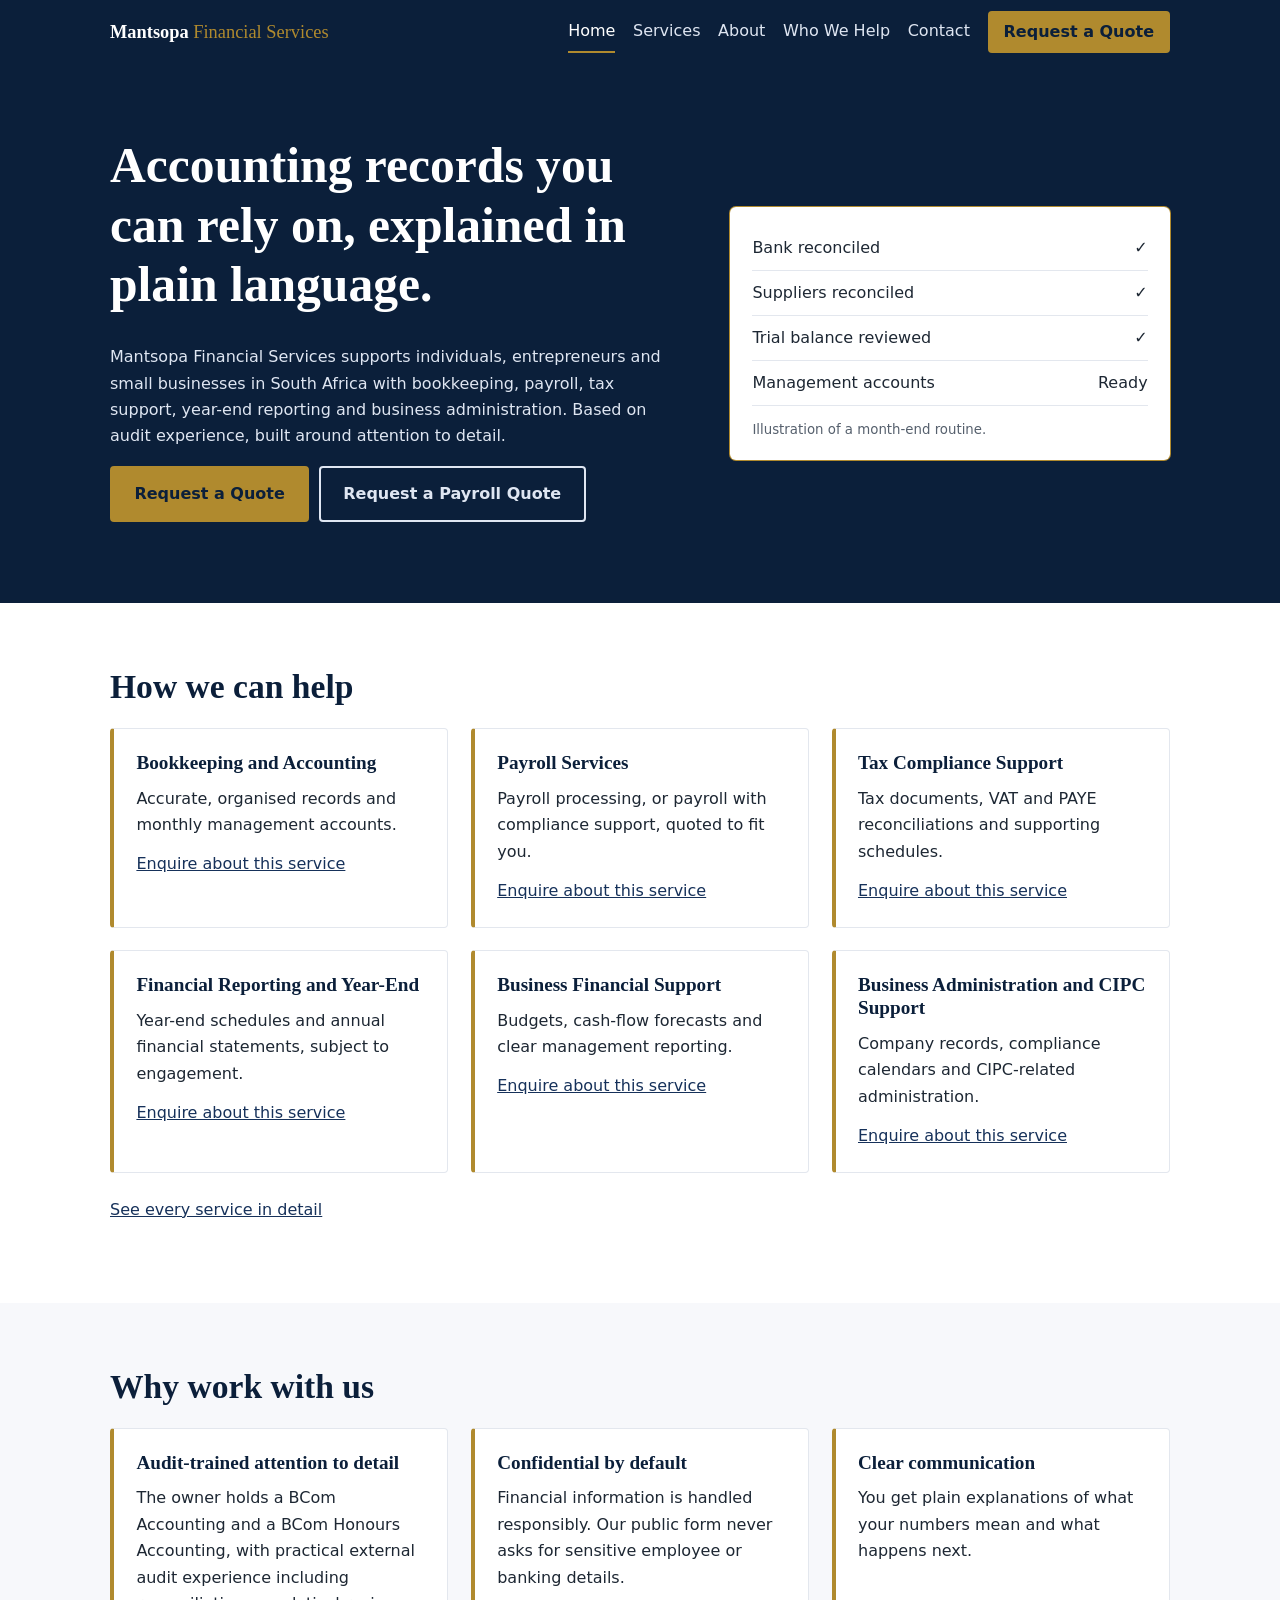
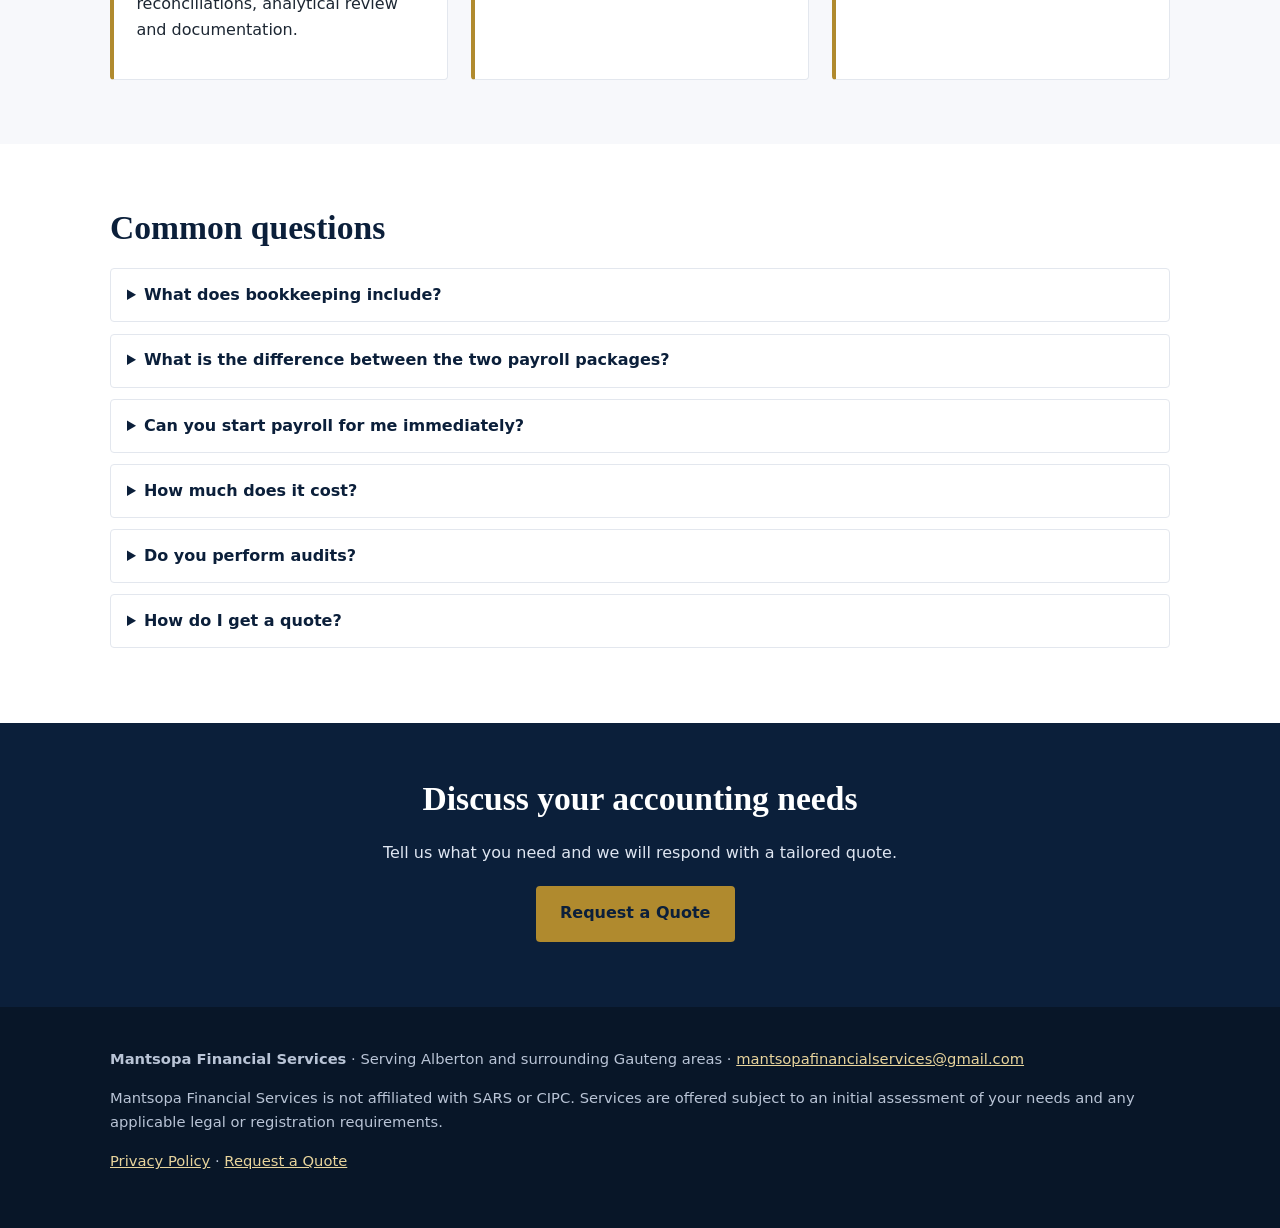
<file: index.html>
<!DOCTYPE html><html lang="en-ZA"><head><meta charset="utf-8"><meta name="viewport" content="width=device-width,initial-scale=1"><title>Mantsopa Financial Services | Accounting, Bookkeeping and Payroll Support in Alberton</title><meta name="description" content="Bookkeeping, payroll, tax support and year-end reporting for small businesses and individuals in Alberton and surrounding Gauteng. Request a quote."><link rel="canonical" href="https://uthmaan-cloud.github.io/Mantsopa/"><meta property="og:type" content="website"><meta property="og:title" content="Mantsopa Financial Services | Accounting, Bookkeeping and Payroll Support in Alberton"><meta property="og:description" content="Bookkeeping, payroll, tax support and year-end reporting for small businesses and individuals in Alberton and surrounding Gauteng. Request a quote."><meta property="og:url" content="https://uthmaan-cloud.github.io/Mantsopa/"><meta property="og:locale" content="en_ZA"><link rel="stylesheet" href="styles.css"></head><body><a class="skip" href="#main">Skip to content</a><header class="hd"><div class="w hdin"><a class="logo" href="index.html">Mantsopa <span>Financial Services</span></a><button class="mb" aria-expanded="false" aria-controls="nav">Menu</button><nav id="nav" aria-label="Main"><a href="index.html" aria-current="page">Home</a><a href="services.html">Services</a><a href="about.html">About</a><a href="who-we-help.html">Who We Help</a><a href="contact.html">Contact</a><a class="cta" href="request-a-quote.html">Request a Quote</a></nav></div></header><main id="main"><section class="hero"><div class="w"><div><h1>Accounting records you can rely on, explained in plain language.</h1><p>Mantsopa Financial Services supports individuals, entrepreneurs and small businesses in South Africa with bookkeeping, payroll, tax support, year-end reporting and business administration. Based on audit experience, built around attention to detail.</p><a class="btn" href="request-a-quote.html">Request a Quote</a><a class="btn o" href="request-a-quote.html?service=payroll-processing">Request a Payroll Quote</a><a class="btn o" data-wa href="#">WhatsApp Us</a></div>
<div class="ledger" aria-hidden="true"><div><span>Bank reconciled</span><span>&#10003;</span></div><div><span>Suppliers reconciled</span><span>&#10003;</span></div><div><span>Trial balance reviewed</span><span>&#10003;</span></div><div><span>Management accounts</span><span>Ready</span></div><small>Illustration of a month-end routine.</small></div></div></section>
<section class="sec"><div class="w"><h2>How we can help</h2><div class="grid"><div class="card"><h3>Bookkeeping and Accounting</h3><p>Accurate, organised records and monthly management accounts.</p><a href="request-a-quote.html?service=bookkeeping">Enquire about this service</a></div><div class="card"><h3>Payroll Services</h3><p>Payroll processing, or payroll with compliance support, quoted to fit you.</p><a href="request-a-quote.html?service=payroll-processing">Enquire about this service</a></div><div class="card"><h3>Tax Compliance Support</h3><p>Tax documents, VAT and PAYE reconciliations and supporting schedules.</p><a href="request-a-quote.html?service=tax">Enquire about this service</a></div><div class="card"><h3>Financial Reporting and Year-End</h3><p>Year-end schedules and annual financial statements, subject to engagement.</p><a href="request-a-quote.html?service=reporting">Enquire about this service</a></div><div class="card"><h3>Business Financial Support</h3><p>Budgets, cash-flow forecasts and clear management reporting.</p><a href="request-a-quote.html?service=business-support">Enquire about this service</a></div><div class="card"><h3>Business Administration and CIPC Support</h3><p>Company records, compliance calendars and CIPC-related administration.</p><a href="request-a-quote.html?service=cipc">Enquire about this service</a></div></div><p style="margin-top:1.5rem"><a href="services.html">See every service in detail</a></p></div></section>
<section class="sec alt"><div class="w"><h2>Why work with us</h2><div class="grid"><div class="card"><h3>Audit-trained attention to detail</h3><p>The owner holds a BCom Accounting and a BCom Honours Accounting, with practical external audit experience including reconciliations, analytical review and documentation.</p></div><div class="card"><h3>Confidential by default</h3><p>Financial information is handled responsibly. Our public form never asks for sensitive employee or banking details.</p></div><div class="card"><h3>Clear communication</h3><p>You get plain explanations of what your numbers mean and what happens next.</p></div></div></div></section>
<section class="sec"><div class="w"><h2>Common questions</h2><details><summary>What does bookkeeping include?</summary><p>Recording and organising transactions, reconciling bank, customer and supplier accounts, and producing monthly management accounts. We can also clean up overdue records.</p></details><details><summary>What is the difference between the two payroll packages?</summary><p>Payroll Processing covers calculations, payslips and payroll reports. Payroll and Compliance Support adds reconciliations, EMP201 and EMP501 support, IRP5/IT3(a) certificate administration and SARS query support.</p></details><details><summary>Can you start payroll for me immediately?</summary><p>Payroll is offered after an initial assessment of your needs, software, access and authorisation, and the applicable requirements.</p></details><details><summary>How much does it cost?</summary><p>Every business is different, so we provide a tailored quote after understanding your needs. Prices are not listed on this website.</p></details><details><summary>Do you perform audits?</summary><p>No. We prepare accounting records and schedules that can be handed to your external auditor. We do not offer statutory audits, independent reviews or other assurance engagements.</p></details><details><summary>How do I get a quote?</summary><p>Complete the quote request form, email us, or use WhatsApp where available. Please do not send employee ID numbers, bank details or individual salaries in your first enquiry.</p></details></div></section>
<section class="band"><div class="w"><h2>Discuss your accounting needs</h2><p>Tell us what you need and we will respond with a tailored quote.</p><a class="btn" href="request-a-quote.html">Request a Quote</a><a class="btn o" data-wa href="#">WhatsApp Us</a></div></section></main><footer><div class="w"><p><strong>Mantsopa Financial Services</strong> &middot; Serving <span data-area></span> &middot; <a data-email data-show href="#"></a></p><p>Mantsopa Financial Services is not affiliated with SARS or CIPC. Services are offered subject to an initial assessment of your needs and any applicable legal or registration requirements.</p><p><a href="privacy-policy.html">Privacy Policy</a> &middot; <a href="request-a-quote.html">Request a Quote</a></p></div></footer><script src="config.js"></script><script src="main.js"></script></body></html>
</file>
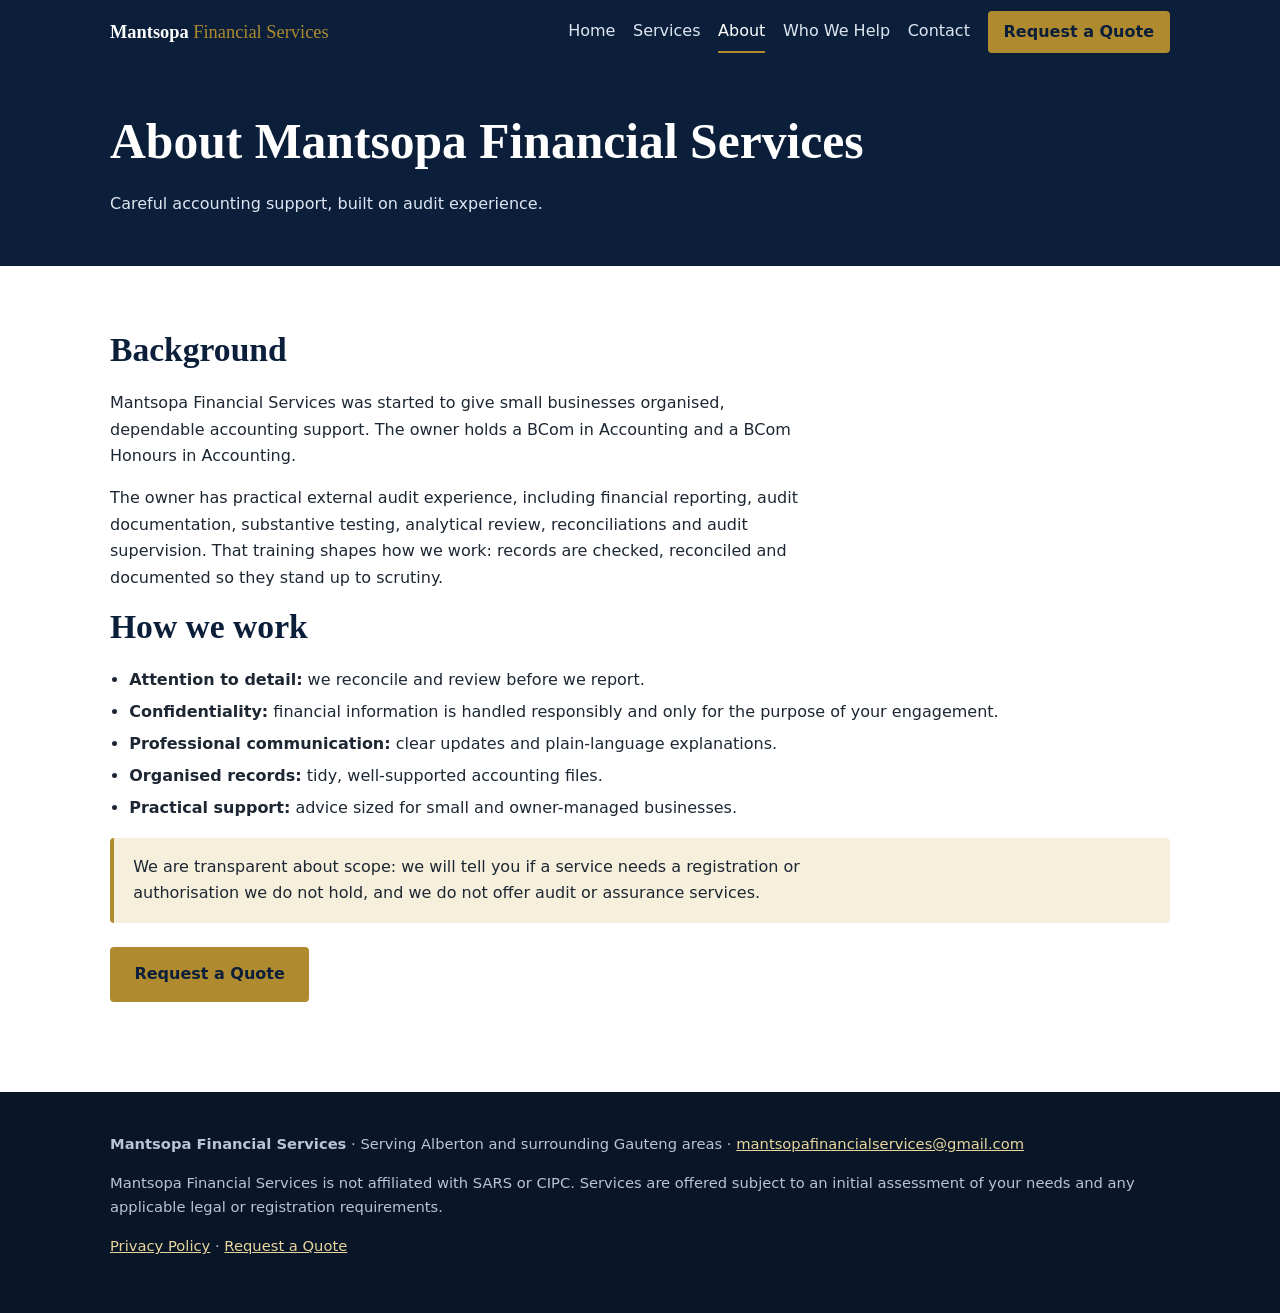
<file: about.html>
<!DOCTYPE html><html lang="en-ZA"><head><meta charset="utf-8"><meta name="viewport" content="width=device-width,initial-scale=1"><title>About | Mantsopa Financial Services</title><meta name="description" content="Meet Mantsopa Financial Services: audit-trained accounting support with attention to detail, confidentiality and clear communication."><link rel="canonical" href="https://uthmaan-cloud.github.io/Mantsopa/about.html"><meta property="og:type" content="website"><meta property="og:title" content="About | Mantsopa Financial Services"><meta property="og:description" content="Meet Mantsopa Financial Services: audit-trained accounting support with attention to detail, confidentiality and clear communication."><meta property="og:url" content="https://uthmaan-cloud.github.io/Mantsopa/about.html"><meta property="og:locale" content="en_ZA"><link rel="stylesheet" href="styles.css"></head><body><a class="skip" href="#main">Skip to content</a><header class="hd"><div class="w hdin"><a class="logo" href="index.html">Mantsopa <span>Financial Services</span></a><button class="mb" aria-expanded="false" aria-controls="nav">Menu</button><nav id="nav" aria-label="Main"><a href="index.html">Home</a><a href="services.html">Services</a><a href="about.html" aria-current="page">About</a><a href="who-we-help.html">Who We Help</a><a href="contact.html">Contact</a><a class="cta" href="request-a-quote.html">Request a Quote</a></nav></div></header><main id="main"><div class="pg"><div class="w"><h1>About Mantsopa Financial Services</h1><p>Careful accounting support, built on audit experience.</p></div></div><section class="sec"><div class="w"><h2>Background</h2><p>Mantsopa Financial Services was started to give small businesses organised, dependable accounting support. The owner holds a BCom in Accounting and a BCom Honours in Accounting.</p><p>The owner has practical external audit experience, including financial reporting, audit documentation, substantive testing, analytical review, reconciliations and audit supervision. That training shapes how we work: records are checked, reconciled and documented so they stand up to scrutiny.</p><h2>How we work</h2><ul><li><strong>Attention to detail:</strong> we reconcile and review before we report.</li><li><strong>Confidentiality:</strong> financial information is handled responsibly and only for the purpose of your engagement.</li><li><strong>Professional communication:</strong> clear updates and plain-language explanations.</li><li><strong>Organised records:</strong> tidy, well-supported accounting files.</li><li><strong>Practical support:</strong> advice sized for small and owner-managed businesses.</li></ul><div class="note"><p>We are transparent about scope: we will tell you if a service needs a registration or authorisation we do not hold, and we do not offer audit or assurance services.</p></div><p style="margin-top:1.5rem"><a class="btn" href="request-a-quote.html">Request a Quote</a></p></div></section></main><footer><div class="w"><p><strong>Mantsopa Financial Services</strong> &middot; Serving <span data-area></span> &middot; <a data-email data-show href="#"></a></p><p>Mantsopa Financial Services is not affiliated with SARS or CIPC. Services are offered subject to an initial assessment of your needs and any applicable legal or registration requirements.</p><p><a href="privacy-policy.html">Privacy Policy</a> &middot; <a href="request-a-quote.html">Request a Quote</a></p></div></footer><script src="config.js"></script><script src="main.js"></script></body></html>
</file>
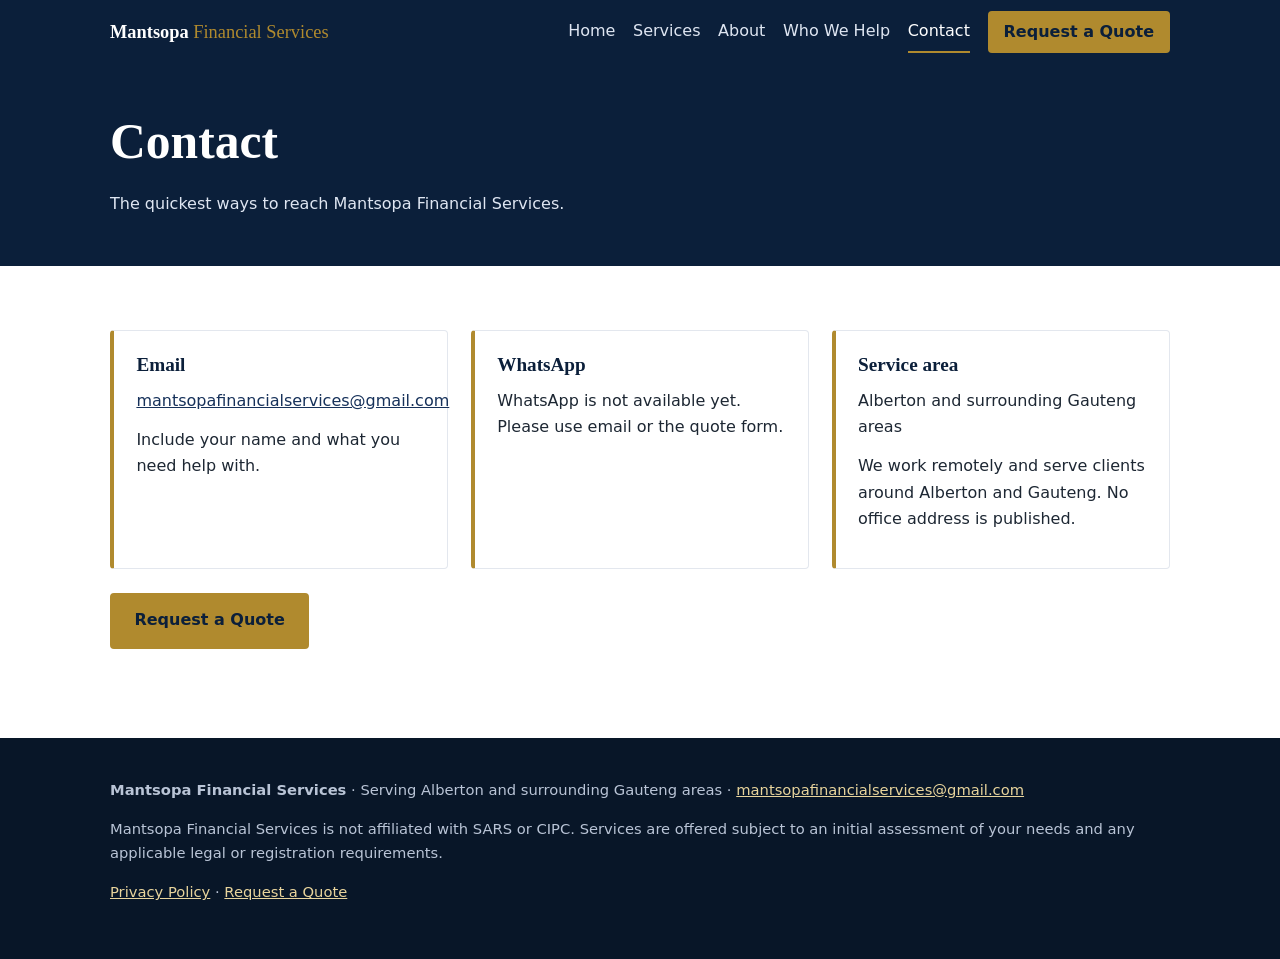
<file: contact.html>
<!DOCTYPE html><html lang="en-ZA"><head><meta charset="utf-8"><meta name="viewport" content="width=device-width,initial-scale=1"><title>Contact | Mantsopa Financial Services</title><meta name="description" content="Contact Mantsopa Financial Services by email or WhatsApp for accounting, bookkeeping and payroll support in Alberton and Gauteng."><link rel="canonical" href="https://uthmaan-cloud.github.io/Mantsopa/contact.html"><meta property="og:type" content="website"><meta property="og:title" content="Contact | Mantsopa Financial Services"><meta property="og:description" content="Contact Mantsopa Financial Services by email or WhatsApp for accounting, bookkeeping and payroll support in Alberton and Gauteng."><meta property="og:url" content="https://uthmaan-cloud.github.io/Mantsopa/contact.html"><meta property="og:locale" content="en_ZA"><link rel="stylesheet" href="styles.css"></head><body><a class="skip" href="#main">Skip to content</a><header class="hd"><div class="w hdin"><a class="logo" href="index.html">Mantsopa <span>Financial Services</span></a><button class="mb" aria-expanded="false" aria-controls="nav">Menu</button><nav id="nav" aria-label="Main"><a href="index.html">Home</a><a href="services.html">Services</a><a href="about.html">About</a><a href="who-we-help.html">Who We Help</a><a href="contact.html" aria-current="page">Contact</a><a class="cta" href="request-a-quote.html">Request a Quote</a></nav></div></header><main id="main"><div class="pg"><div class="w"><h1>Contact</h1><p>The quickest ways to reach Mantsopa Financial Services.</p></div></div><section class="sec"><div class="w"><div class="grid"><div class="card"><h3>Email</h3><p><a data-email data-show href="#"></a></p><p>Include your name and what you need help with.</p></div><div class="card"><h3>WhatsApp</h3><p data-nowa>WhatsApp is not available yet. Please use email or the quote form.</p><p><a class="btn" data-wa href="#">Chat on WhatsApp</a></p></div><div class="card"><h3>Service area</h3><p data-area></p><p>We work remotely and serve clients around Alberton and Gauteng. No office address is published.</p></div></div><p style="margin-top:1.5rem"><a class="btn" href="request-a-quote.html">Request a Quote</a></p></div></section></main><footer><div class="w"><p><strong>Mantsopa Financial Services</strong> &middot; Serving <span data-area></span> &middot; <a data-email data-show href="#"></a></p><p>Mantsopa Financial Services is not affiliated with SARS or CIPC. Services are offered subject to an initial assessment of your needs and any applicable legal or registration requirements.</p><p><a href="privacy-policy.html">Privacy Policy</a> &middot; <a href="request-a-quote.html">Request a Quote</a></p></div></footer><script src="config.js"></script><script src="main.js"></script></body></html>
</file>
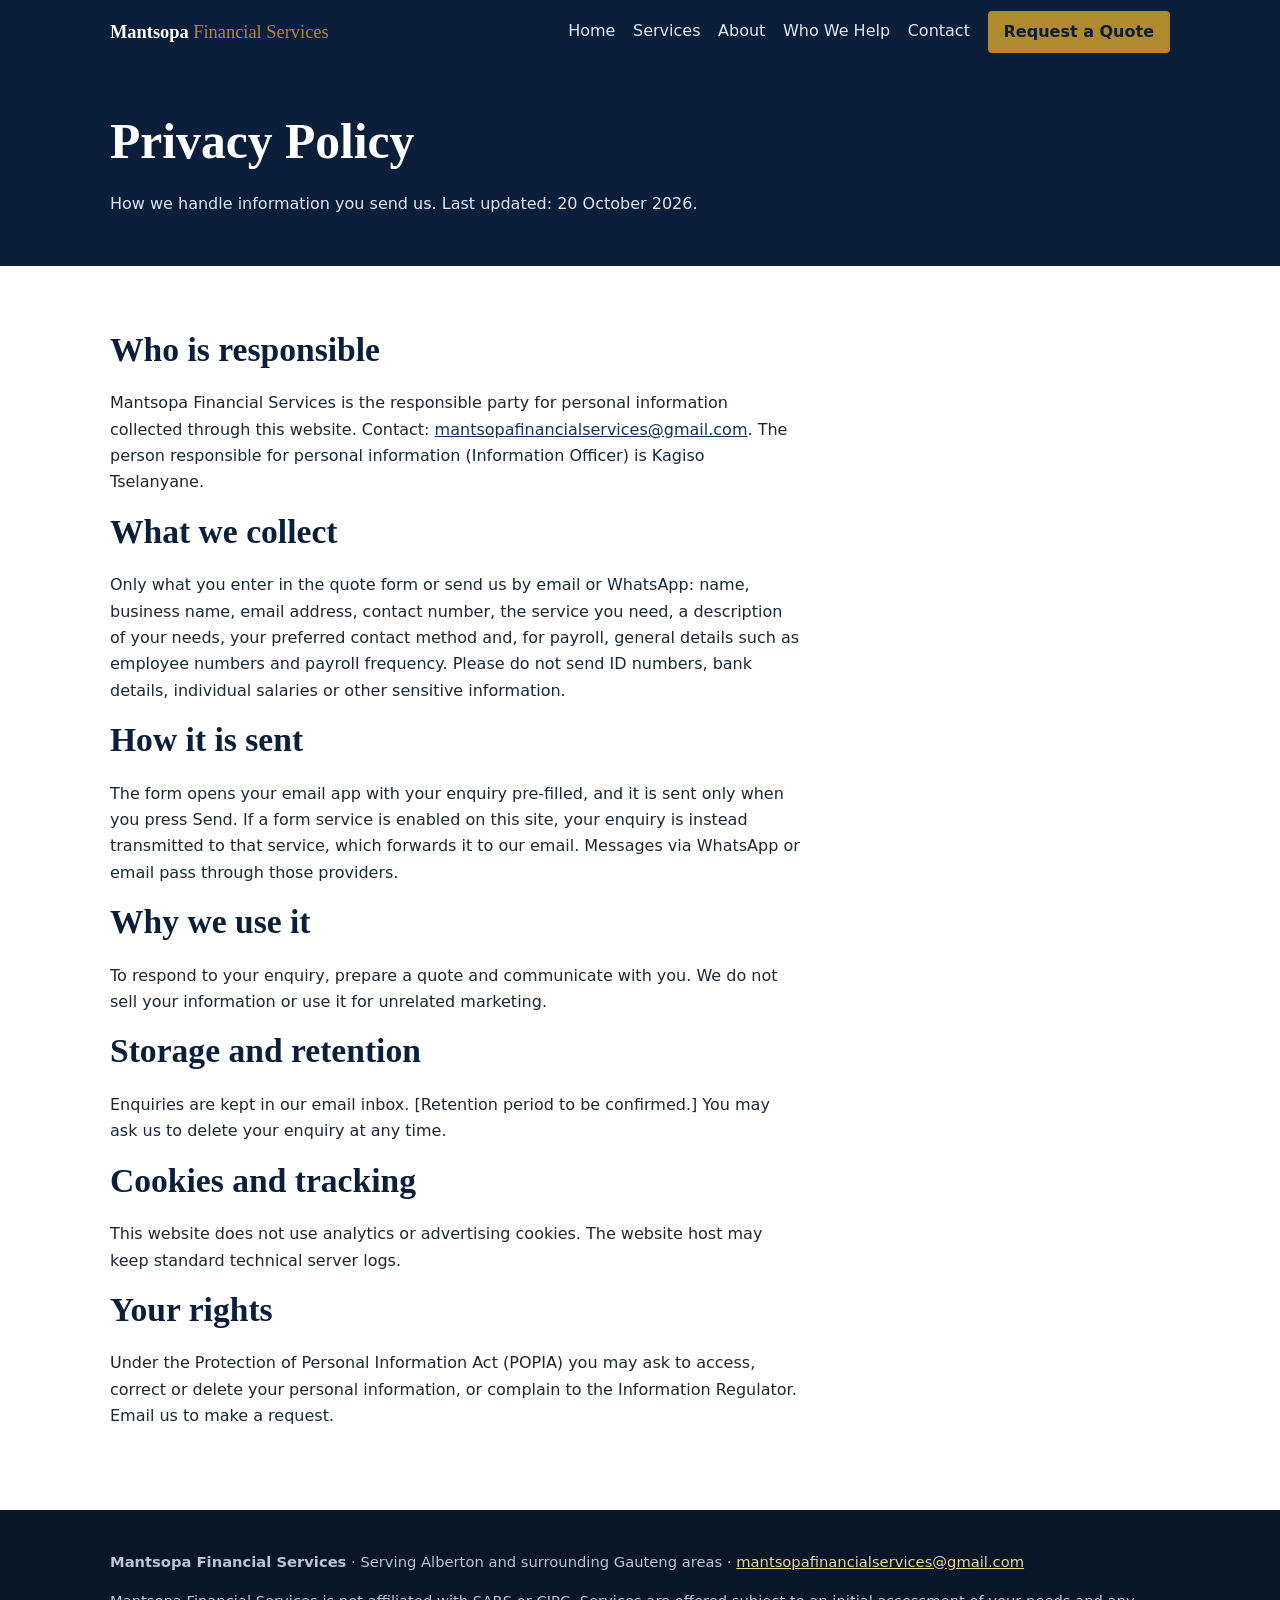
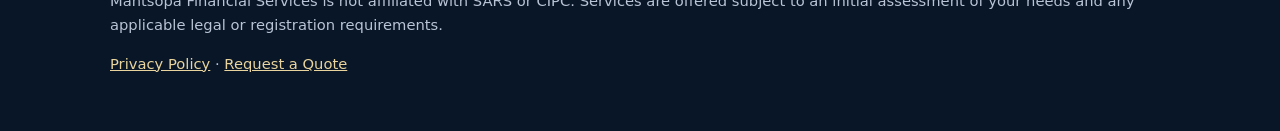
<file: privacy-policy.html>
<!DOCTYPE html><html lang="en-ZA"><head><meta charset="utf-8"><meta name="viewport" content="width=device-width,initial-scale=1"><title>Privacy Policy | Mantsopa Financial Services</title><meta name="description" content="How Mantsopa Financial Services collects, uses, stores and retains information submitted through its website enquiry form."><link rel="canonical" href="https://uthmaan-cloud.github.io/Mantsopa/privacy-policy.html"><meta property="og:type" content="website"><meta property="og:title" content="Privacy Policy | Mantsopa Financial Services"><meta property="og:description" content="How Mantsopa Financial Services collects, uses, stores and retains information submitted through its website enquiry form."><meta property="og:url" content="https://uthmaan-cloud.github.io/Mantsopa/privacy-policy.html"><meta property="og:locale" content="en_ZA"><link rel="stylesheet" href="styles.css"></head><body><a class="skip" href="#main">Skip to content</a><header class="hd"><div class="w hdin"><a class="logo" href="index.html">Mantsopa <span>Financial Services</span></a><button class="mb" aria-expanded="false" aria-controls="nav">Menu</button><nav id="nav" aria-label="Main"><a href="index.html">Home</a><a href="services.html">Services</a><a href="about.html">About</a><a href="who-we-help.html">Who We Help</a><a href="contact.html">Contact</a><a class="cta" href="request-a-quote.html">Request a Quote</a></nav></div></header><main id="main"><div class="pg"><div class="w"><h1>Privacy Policy</h1><p>How we handle information you send us. Last updated: 20 October 2026.</p></div></div><section class="sec"><div class="w"><h2>Who is responsible</h2><p>Mantsopa Financial Services is the responsible party for personal information collected through this website. Contact: <a data-email data-show href="#"></a>. The person responsible for personal information (Information Officer) is Kagiso Tselanyane.</p>
<h2>What we collect</h2><p>Only what you enter in the quote form or send us by email or WhatsApp: name, business name, email address, contact number, the service you need, a description of your needs, your preferred contact method and, for payroll, general details such as employee numbers and payroll frequency. Please do not send ID numbers, bank details, individual salaries or other sensitive information.</p>
<h2>How it is sent</h2><p>The form opens your email app with your enquiry pre-filled, and it is sent only when you press Send. If a form service is enabled on this site, your enquiry is instead transmitted to that service, which forwards it to our email. Messages via WhatsApp or email pass through those providers.</p>
<h2>Why we use it</h2><p>To respond to your enquiry, prepare a quote and communicate with you. We do not sell your information or use it for unrelated marketing.</p>
<h2>Storage and retention</h2><p>Enquiries are kept in our email inbox. [Retention period to be confirmed.] You may ask us to delete your enquiry at any time.</p>
<h2>Cookies and tracking</h2><p>This website does not use analytics or advertising cookies. The website host may keep standard technical server logs.</p>
<h2>Your rights</h2><p>Under the Protection of Personal Information Act (POPIA) you may ask to access, correct or delete your personal information, or complain to the Information Regulator. Email us to make a request.</p></div></section></main><footer><div class="w"><p><strong>Mantsopa Financial Services</strong> &middot; Serving <span data-area></span> &middot; <a data-email data-show href="#"></a></p><p>Mantsopa Financial Services is not affiliated with SARS or CIPC. Services are offered subject to an initial assessment of your needs and any applicable legal or registration requirements.</p><p><a href="privacy-policy.html">Privacy Policy</a> &middot; <a href="request-a-quote.html">Request a Quote</a></p></div></footer><script src="config.js"></script><script src="main.js"></script></body></html>
</file>
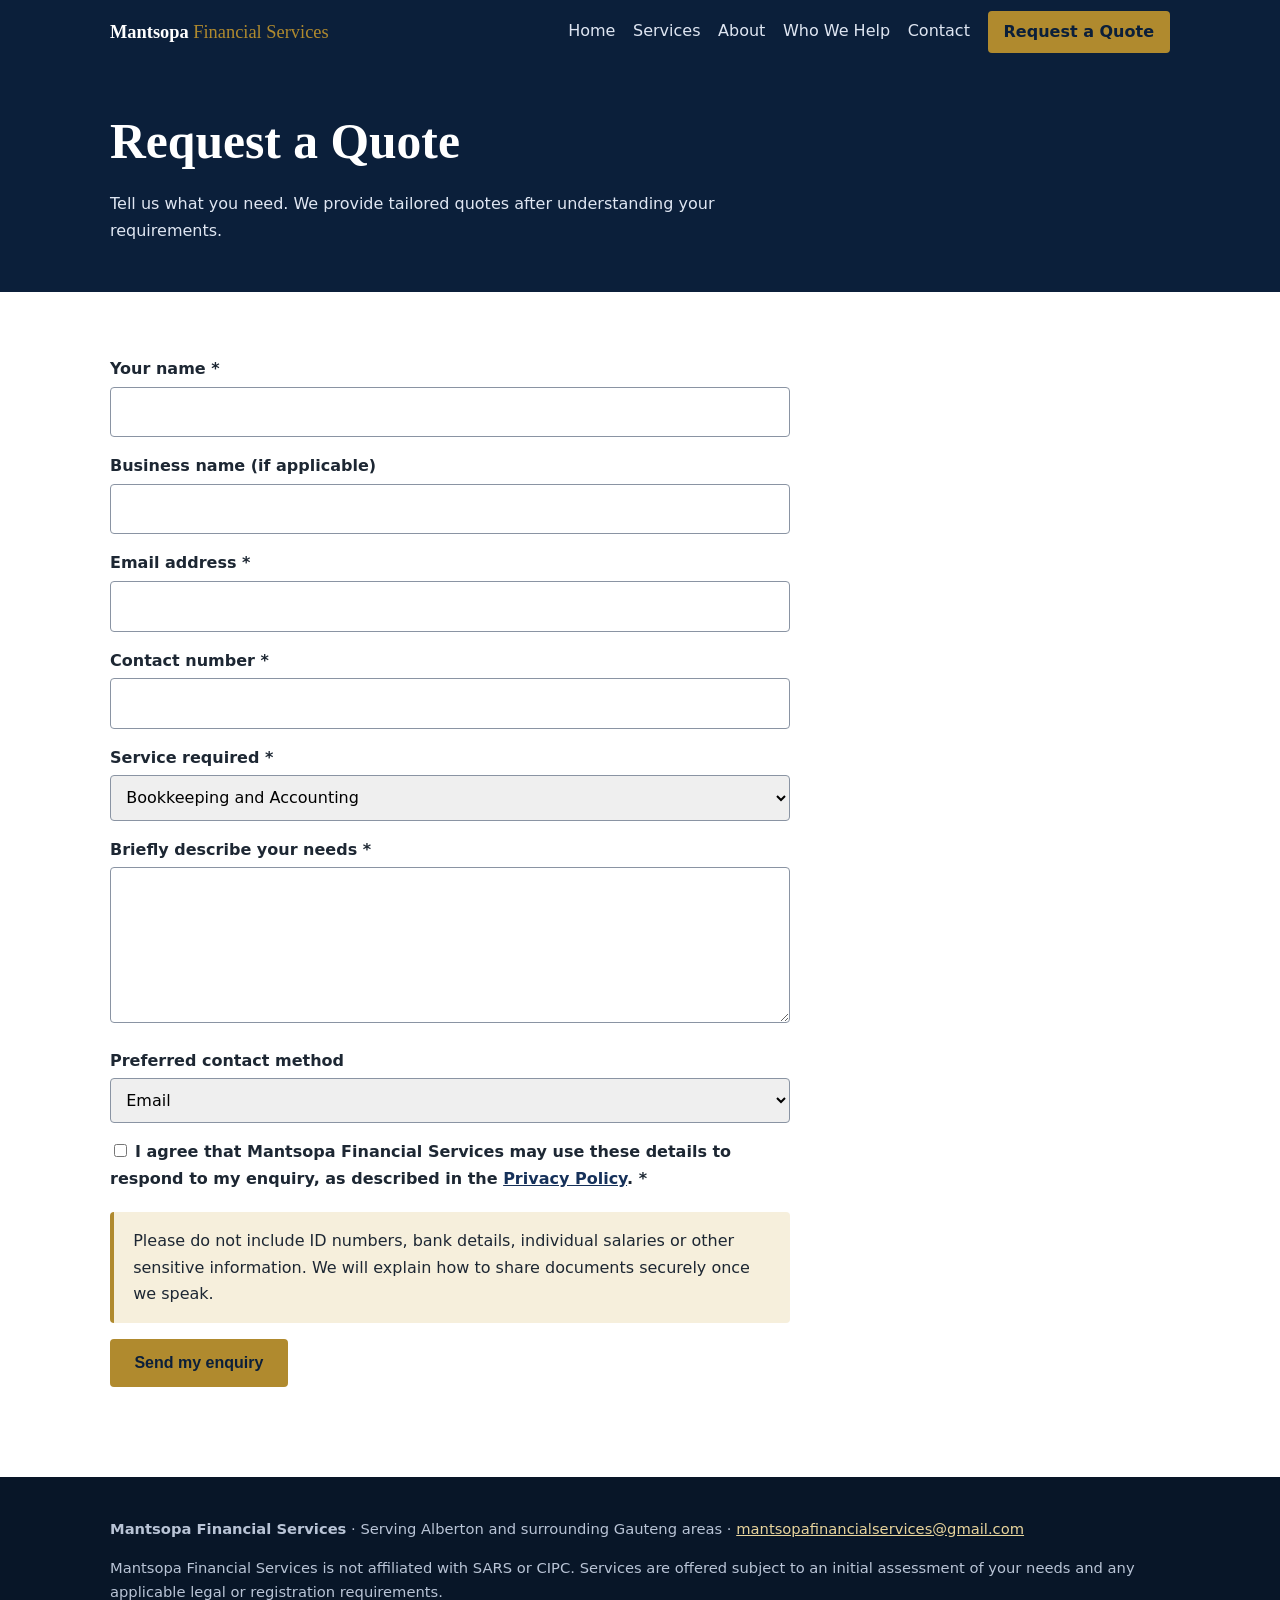
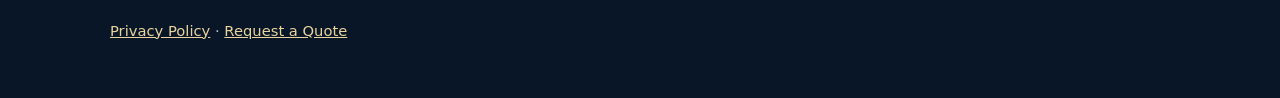
<file: request-a-quote.html>
<!DOCTYPE html><html lang="en-ZA"><head><meta charset="utf-8"><meta name="viewport" content="width=device-width,initial-scale=1"><title>Request a Quote | Mantsopa Financial Services</title><meta name="description" content="Request a tailored quote for bookkeeping, payroll, tax support, year-end reporting or business support from Mantsopa Financial Services."><link rel="canonical" href="https://uthmaan-cloud.github.io/Mantsopa/request-a-quote.html"><meta property="og:type" content="website"><meta property="og:title" content="Request a Quote | Mantsopa Financial Services"><meta property="og:description" content="Request a tailored quote for bookkeeping, payroll, tax support, year-end reporting or business support from Mantsopa Financial Services."><meta property="og:url" content="https://uthmaan-cloud.github.io/Mantsopa/request-a-quote.html"><meta property="og:locale" content="en_ZA"><link rel="stylesheet" href="styles.css"></head><body><a class="skip" href="#main">Skip to content</a><header class="hd"><div class="w hdin"><a class="logo" href="index.html">Mantsopa <span>Financial Services</span></a><button class="mb" aria-expanded="false" aria-controls="nav">Menu</button><nav id="nav" aria-label="Main"><a href="index.html">Home</a><a href="services.html">Services</a><a href="about.html">About</a><a href="who-we-help.html">Who We Help</a><a href="contact.html">Contact</a><a class="cta" href="request-a-quote.html" aria-current="page">Request a Quote</a></nav></div></header><main id="main"><div class="pg"><div class="w"><h1>Request a Quote</h1><p>Tell us what you need. We provide tailored quotes after understanding your requirements.</p></div></div><section class="sec"><div class="w"><form id="qf" novalidate><div class="hp"><label>Leave this empty<input name="website" tabindex="-1" autocomplete="off"></label></div>
<div><label for="Name">Your name *</label><input id="Name" name="Name" required autocomplete="name"></div>
<div><label for="Business">Business name (if applicable)</label><input id="Business" name="Business" autocomplete="organization"></div>
<div><label for="Email">Email address *</label><input id="Email" name="Email" type="email" required autocomplete="email"></div>
<div><label for="Phone">Contact number *</label><input id="Phone" name="Phone" type="tel" required autocomplete="tel"></div>
<div><label for="Service">Service required *</label><select id="Service" name="Service" required><option value="Bookkeeping and Accounting" data-k="bookkeeping">Bookkeeping and Accounting</option><option value="Payroll Package 1: Payroll Processing" data-k="payroll-processing">Payroll Package 1: Payroll Processing</option><option value="Payroll Package 2: Payroll and Compliance Support" data-k="payroll-compliance">Payroll Package 2: Payroll and Compliance Support</option><option value="Tax Compliance Support" data-k="tax">Tax Compliance Support</option><option value="Financial Reporting and Year-End Support" data-k="reporting">Financial Reporting and Year-End Support</option><option value="Business Financial Support" data-k="business-support">Business Financial Support</option><option value="Business Administration and CIPC Support" data-k="cipc">Business Administration and CIPC Support</option><option value="Not sure yet" data-k="other">Not sure yet</option></select></div>
<fieldset id="pay" hidden><legend>Payroll details (numbers only, no employee information)</legend>
<div><label for="Employees">Approximate number of employees</label><input id="Employees" name="Employees" type="number" min="1" max="10000"></div>
<div><label for="Frequency">Payroll frequency</label><select id="Frequency" name="Payroll_frequency"><option value="">Select</option><option>Monthly</option><option>Fortnightly</option><option>Weekly</option><option>Other</option></select></div>
<div><label for="Ptype">Support required</label><select id="Ptype" name="Payroll_support"><option value="">Select</option><option>Payroll processing only</option><option>Payroll and compliance support</option><option>Not sure</option></select></div>
<div><label for="Sw">Do you currently use payroll software?</label><select id="Sw" name="Uses_payroll_software"><option value="">Select</option><option>Yes</option><option>No</option><option>Not sure</option></select></div>
<div><label for="Start">Desired start date</label><input id="Start" name="Desired_start_date" type="date"></div></fieldset>
<div><label for="Needs">Briefly describe your needs *</label><textarea id="Needs" name="Needs" rows="5" required></textarea></div>
<div><label for="Pref">Preferred contact method</label><select id="Pref" name="Preferred_contact"><option>Email</option><option>Phone call</option><option>WhatsApp</option></select></div>
<div><label><input type="checkbox" name="Consent" value="Yes" required>I agree that Mantsopa Financial Services may use these details to respond to my enquiry, as described in the <a href="privacy-policy.html">Privacy Policy</a>. *</label></div>
<div class="note"><p>Please do not include ID numbers, bank details, individual salaries or other sensitive information. We will explain how to share documents securely once we speak.</p></div>
<div><button class="btn" type="submit">Send my enquiry</button></div><div id="msg" role="status" aria-live="polite"></div></form></div></section></main><footer><div class="w"><p><strong>Mantsopa Financial Services</strong> &middot; Serving <span data-area></span> &middot; <a data-email data-show href="#"></a></p><p>Mantsopa Financial Services is not affiliated with SARS or CIPC. Services are offered subject to an initial assessment of your needs and any applicable legal or registration requirements.</p><p><a href="privacy-policy.html">Privacy Policy</a> &middot; <a href="request-a-quote.html">Request a Quote</a></p></div></footer><script src="config.js"></script><script src="main.js"></script></body></html>
</file>
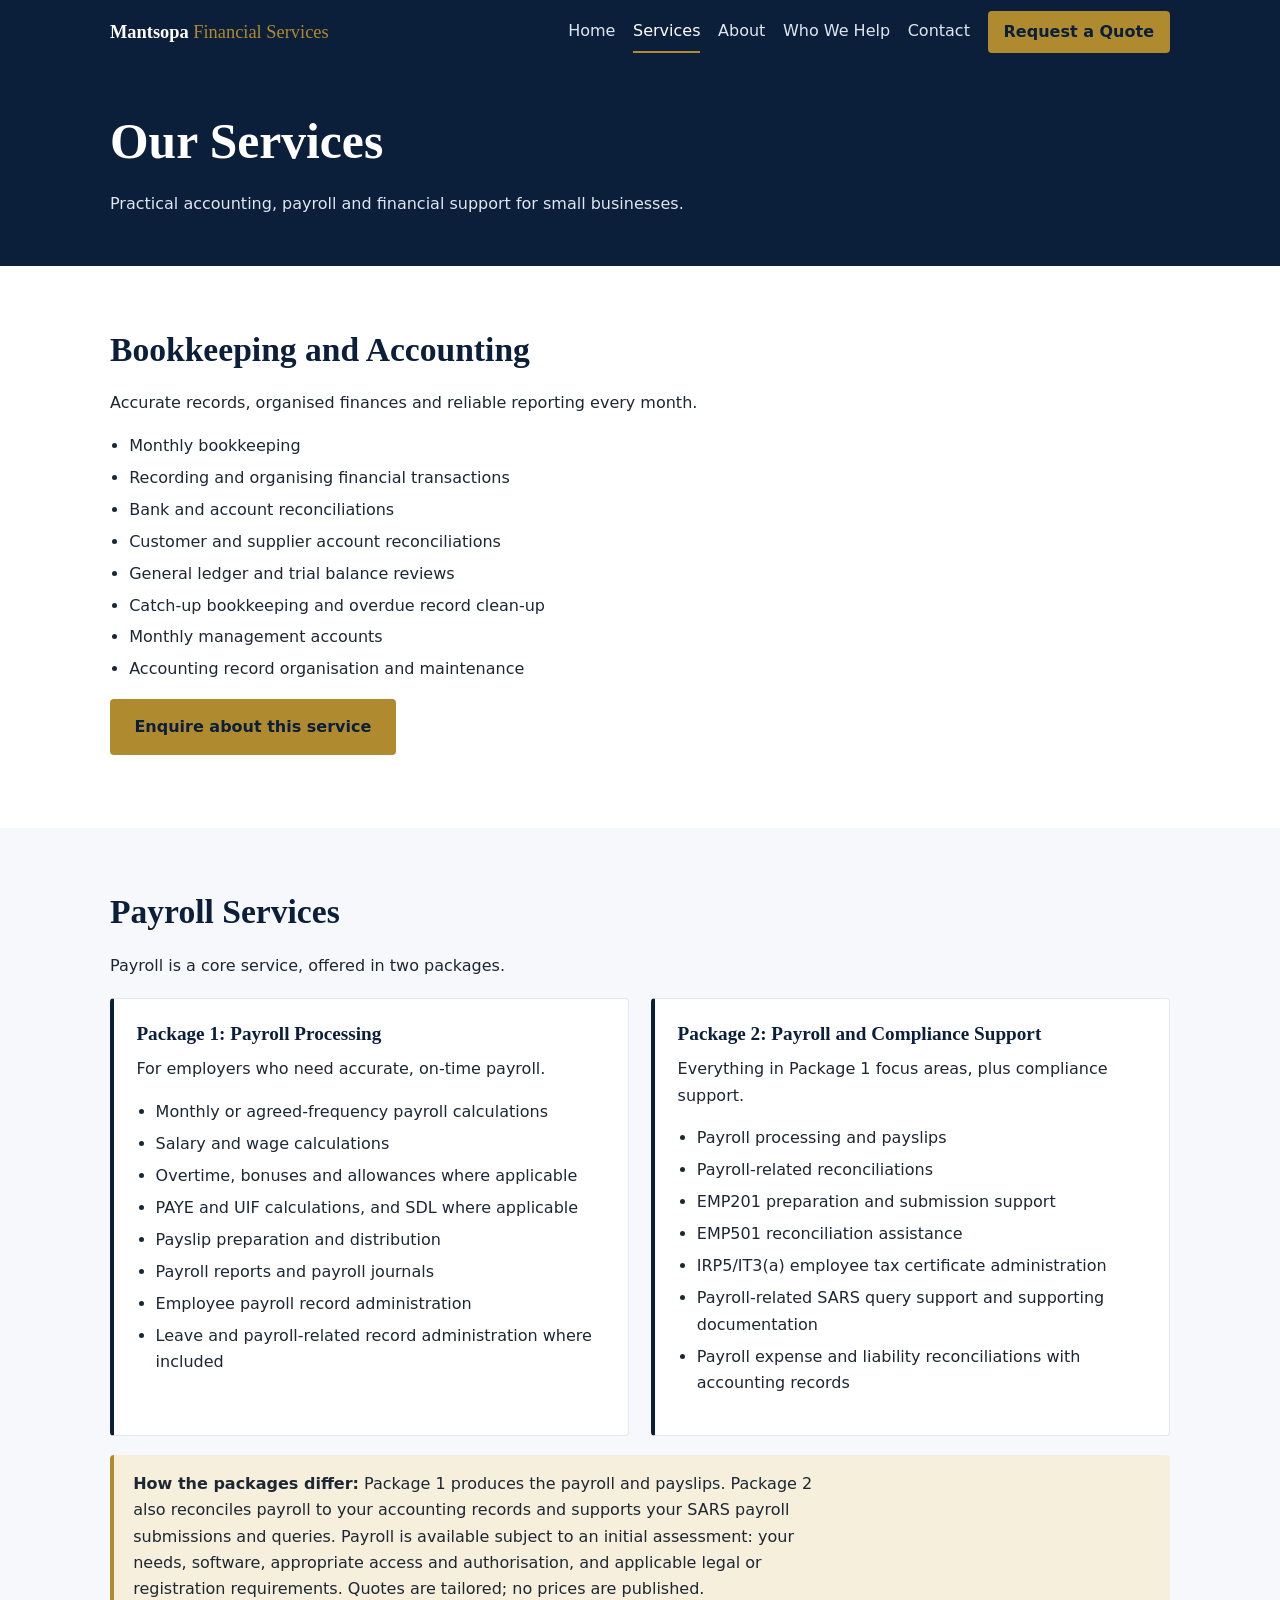
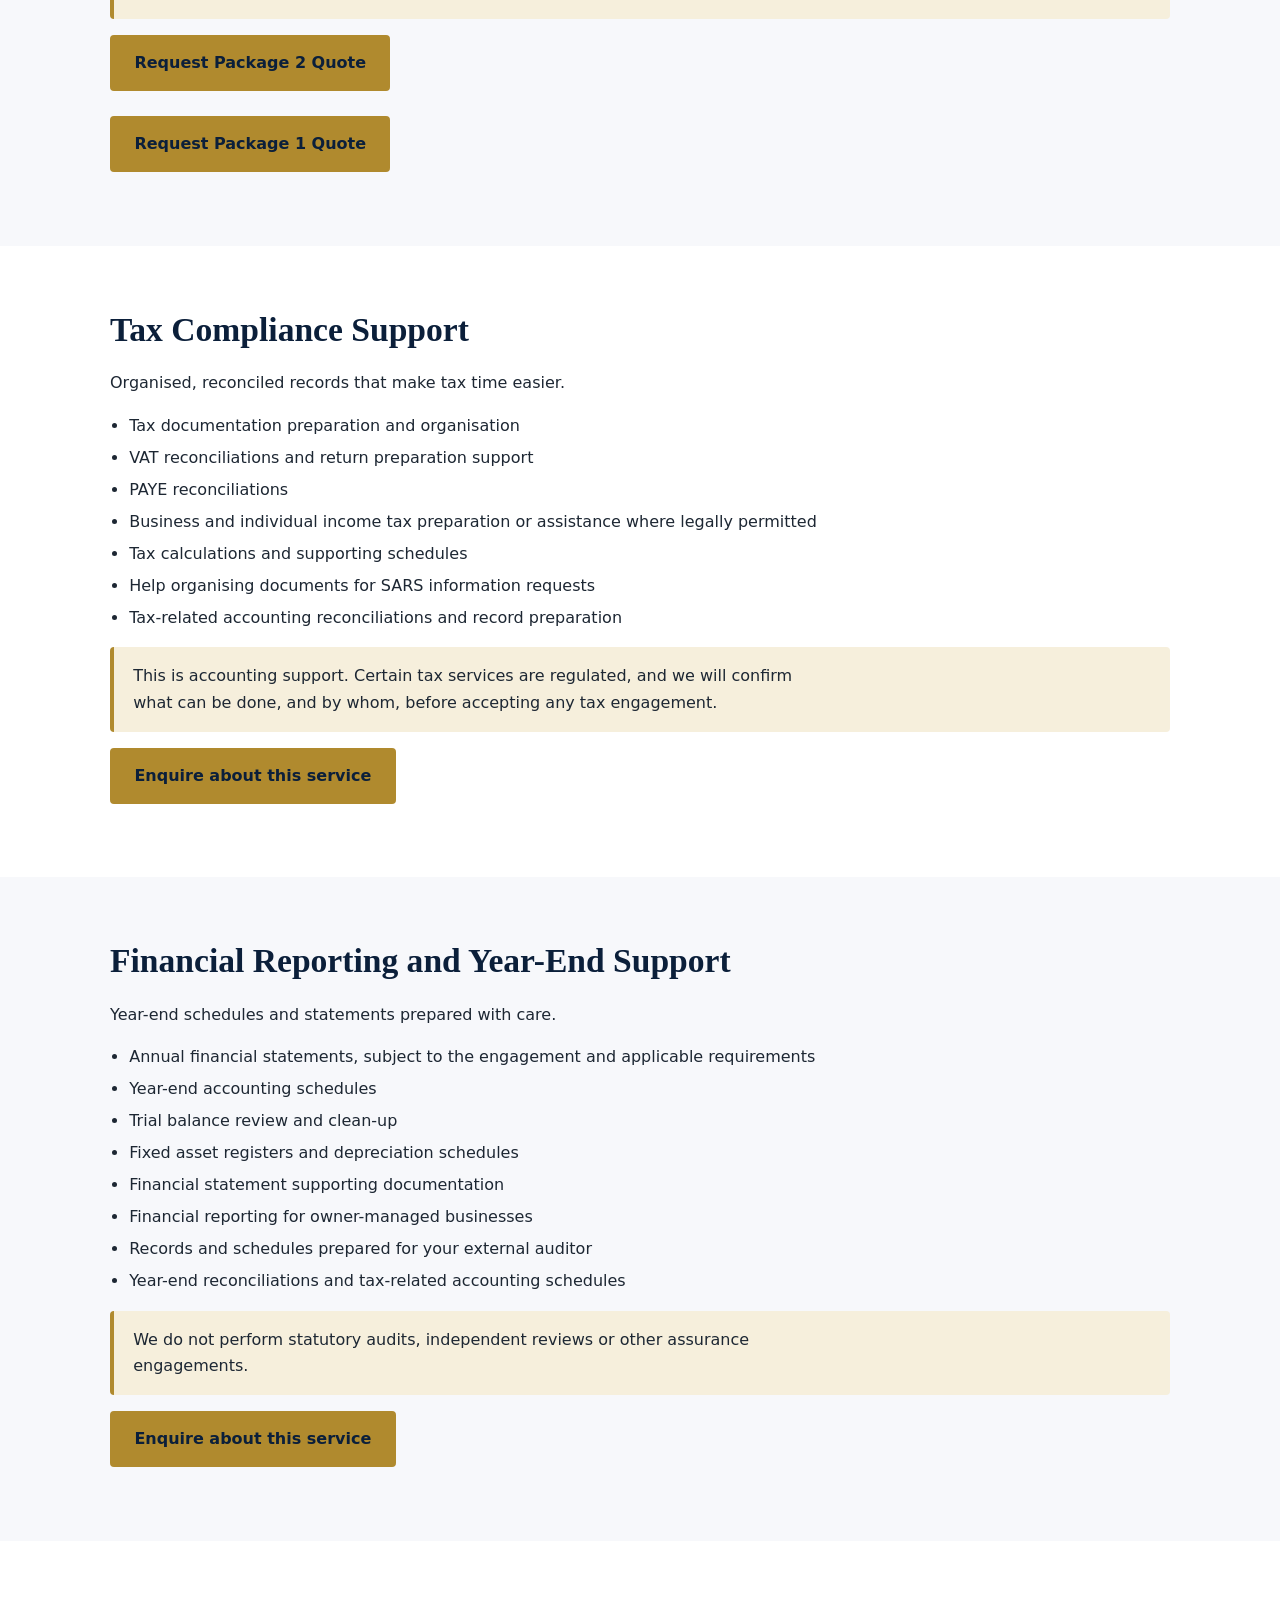
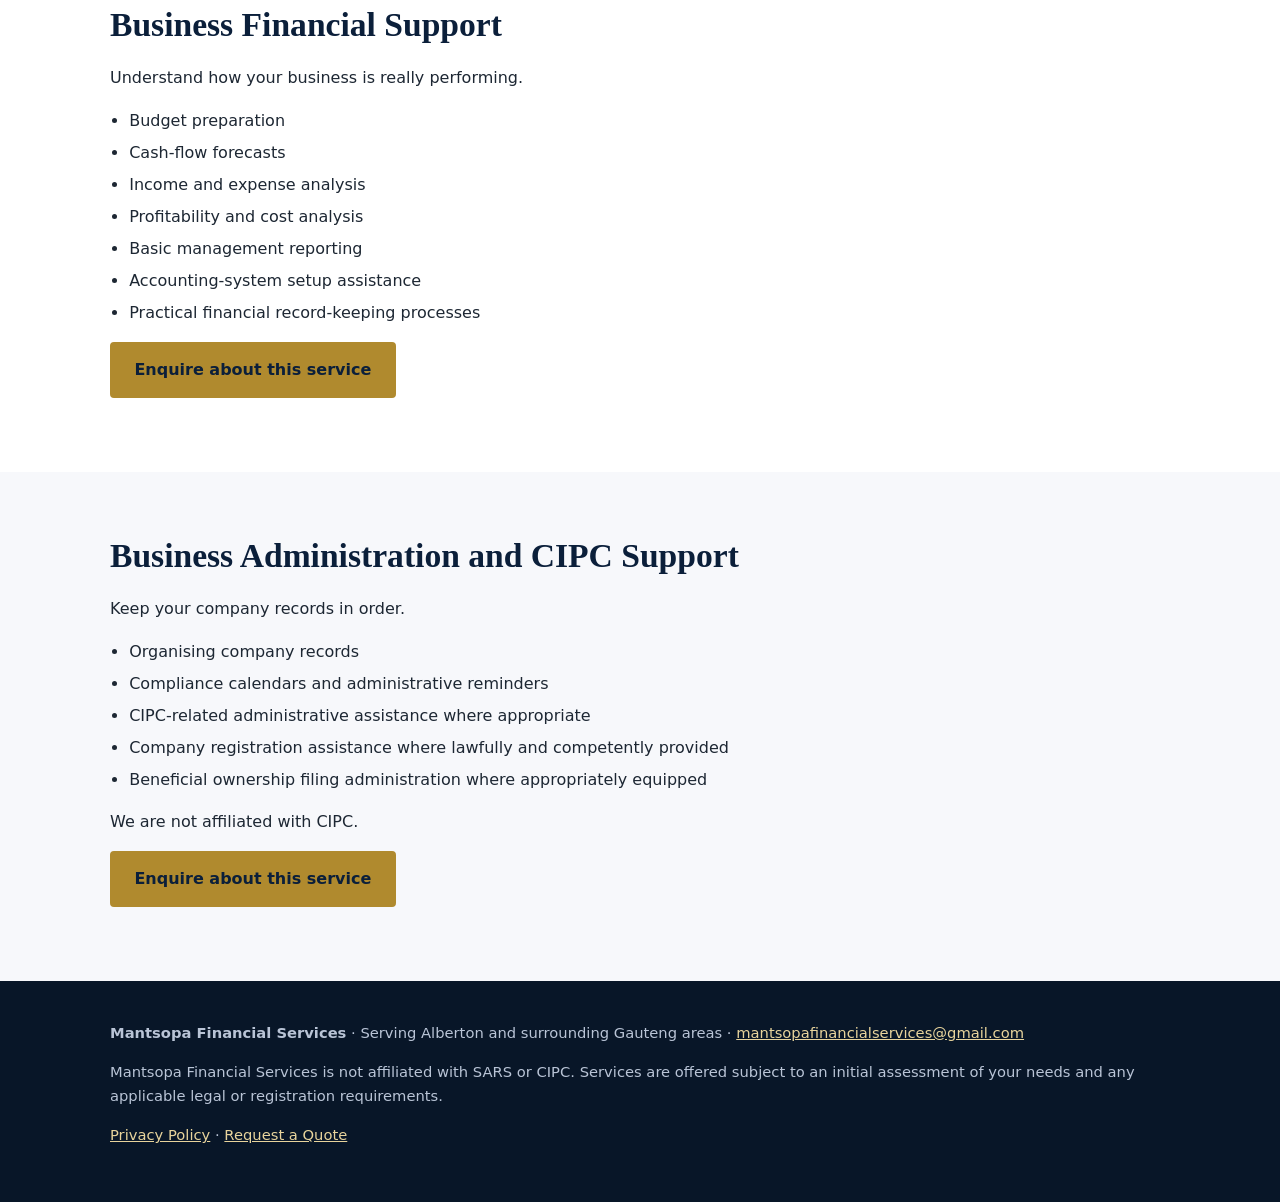
<file: services.html>
<!DOCTYPE html><html lang="en-ZA"><head><meta charset="utf-8"><meta name="viewport" content="width=device-width,initial-scale=1"><title>Accounting, Payroll and Tax Support Services | Mantsopa Financial Services</title><meta name="description" content="Bookkeeping, two payroll packages, tax compliance support, year-end reporting, business financial support and CIPC administration. Request a tailored quote."><link rel="canonical" href="https://uthmaan-cloud.github.io/Mantsopa/services.html"><meta property="og:type" content="website"><meta property="og:title" content="Accounting, Payroll and Tax Support Services | Mantsopa Financial Services"><meta property="og:description" content="Bookkeeping, two payroll packages, tax compliance support, year-end reporting, business financial support and CIPC administration. Request a tailored quote."><meta property="og:url" content="https://uthmaan-cloud.github.io/Mantsopa/services.html"><meta property="og:locale" content="en_ZA"><link rel="stylesheet" href="styles.css"></head><body><a class="skip" href="#main">Skip to content</a><header class="hd"><div class="w hdin"><a class="logo" href="index.html">Mantsopa <span>Financial Services</span></a><button class="mb" aria-expanded="false" aria-controls="nav">Menu</button><nav id="nav" aria-label="Main"><a href="index.html">Home</a><a href="services.html" aria-current="page">Services</a><a href="about.html">About</a><a href="who-we-help.html">Who We Help</a><a href="contact.html">Contact</a><a class="cta" href="request-a-quote.html">Request a Quote</a></nav></div></header><main id="main"><div class="pg"><div class="w"><h1>Our Services</h1><p>Practical accounting, payroll and financial support for small businesses.</p></div></div><section class="sec" id="bookkeeping"><div class="w"><h2>Bookkeeping and Accounting</h2><p>Accurate records, organised finances and reliable reporting every month.</p><ul><li>Monthly bookkeeping</li><li>Recording and organising financial transactions</li><li>Bank and account reconciliations</li><li>Customer and supplier account reconciliations</li><li>General ledger and trial balance reviews</li><li>Catch-up bookkeeping and overdue record clean-up</li><li>Monthly management accounts</li><li>Accounting record organisation and maintenance</li></ul><a class="btn" href="request-a-quote.html?service=bookkeeping">Enquire about this service</a></div></section><section class="sec alt" id="payroll"><div class="w"><h2>Payroll Services</h2><p>Payroll is a core service, offered in two packages.</p><div class="grid" style="margin:1.2rem 0"><div class="card pk"><h3>Package 1: Payroll Processing</h3><p>For employers who need accurate, on-time payroll.</p><ul><li>Monthly or agreed-frequency payroll calculations</li><li>Salary and wage calculations</li><li>Overtime, bonuses and allowances where applicable</li><li>PAYE and UIF calculations, and SDL where applicable</li><li>Payslip preparation and distribution</li><li>Payroll reports and payroll journals</li><li>Employee payroll record administration</li><li>Leave and payroll-related record administration where included</li></ul></div><div class="card pk"><h3>Package 2: Payroll and Compliance Support</h3><p>Everything in Package 1 focus areas, plus compliance support.</p><ul><li>Payroll processing and payslips</li><li>Payroll-related reconciliations</li><li>EMP201 preparation and submission support</li><li>EMP501 reconciliation assistance</li><li>IRP5/IT3(a) employee tax certificate administration</li><li>Payroll-related SARS query support and supporting documentation</li><li>Payroll expense and liability reconciliations with accounting records</li></ul></div></div>
<div class="note"><p><strong>How the packages differ:</strong> Package 1 produces the payroll and payslips. Package 2 also reconciles payroll to your accounting records and supports your SARS payroll submissions and queries. Payroll is available subject to an initial assessment: your needs, software, appropriate access and authorisation, and applicable legal or registration requirements. Quotes are tailored; no prices are published.</p></div><p style="margin-top:1rem"><a class="btn" href="request-a-quote.html?service=payroll-compliance">Request Package 2 Quote</a></p><a class="btn" href="request-a-quote.html?service=payroll-processing">Request Package 1 Quote</a></div></section><section class="sec" id="tax"><div class="w"><h2>Tax Compliance Support</h2><p>Organised, reconciled records that make tax time easier.</p><ul><li>Tax documentation preparation and organisation</li><li>VAT reconciliations and return preparation support</li><li>PAYE reconciliations</li><li>Business and individual income tax preparation or assistance where legally permitted</li><li>Tax calculations and supporting schedules</li><li>Help organising documents for SARS information requests</li><li>Tax-related accounting reconciliations and record preparation</li></ul><div class="note" style="margin-bottom:1rem"><p>This is accounting support. Certain tax services are regulated, and we will confirm what can be done, and by whom, before accepting any tax engagement.</p></div><a class="btn" href="request-a-quote.html?service=tax">Enquire about this service</a></div></section><section class="sec alt" id="reporting"><div class="w"><h2>Financial Reporting and Year-End Support</h2><p>Year-end schedules and statements prepared with care.</p><ul><li>Annual financial statements, subject to the engagement and applicable requirements</li><li>Year-end accounting schedules</li><li>Trial balance review and clean-up</li><li>Fixed asset registers and depreciation schedules</li><li>Financial statement supporting documentation</li><li>Financial reporting for owner-managed businesses</li><li>Records and schedules prepared for your external auditor</li><li>Year-end reconciliations and tax-related accounting schedules</li></ul><div class="note" style="margin-bottom:1rem"><p>We do not perform statutory audits, independent reviews or other assurance engagements.</p></div><a class="btn" href="request-a-quote.html?service=reporting">Enquire about this service</a></div></section><section class="sec" id="business-support"><div class="w"><h2>Business Financial Support</h2><p>Understand how your business is really performing.</p><ul><li>Budget preparation</li><li>Cash-flow forecasts</li><li>Income and expense analysis</li><li>Profitability and cost analysis</li><li>Basic management reporting</li><li>Accounting-system setup assistance</li><li>Practical financial record-keeping processes</li></ul><a class="btn" href="request-a-quote.html?service=business-support">Enquire about this service</a></div></section><section class="sec alt" id="cipc"><div class="w"><h2>Business Administration and CIPC Support</h2><p>Keep your company records in order.</p><ul><li>Organising company records</li><li>Compliance calendars and administrative reminders</li><li>CIPC-related administrative assistance where appropriate</li><li>Company registration assistance where lawfully and competently provided</li><li>Beneficial ownership filing administration where appropriately equipped</li></ul><p>We are not affiliated with CIPC.</p><a class="btn" href="request-a-quote.html?service=cipc">Enquire about this service</a></div></section></main><footer><div class="w"><p><strong>Mantsopa Financial Services</strong> &middot; Serving <span data-area></span> &middot; <a data-email data-show href="#"></a></p><p>Mantsopa Financial Services is not affiliated with SARS or CIPC. Services are offered subject to an initial assessment of your needs and any applicable legal or registration requirements.</p><p><a href="privacy-policy.html">Privacy Policy</a> &middot; <a href="request-a-quote.html">Request a Quote</a></p></div></footer><script src="config.js"></script><script src="main.js"></script></body></html>
</file>
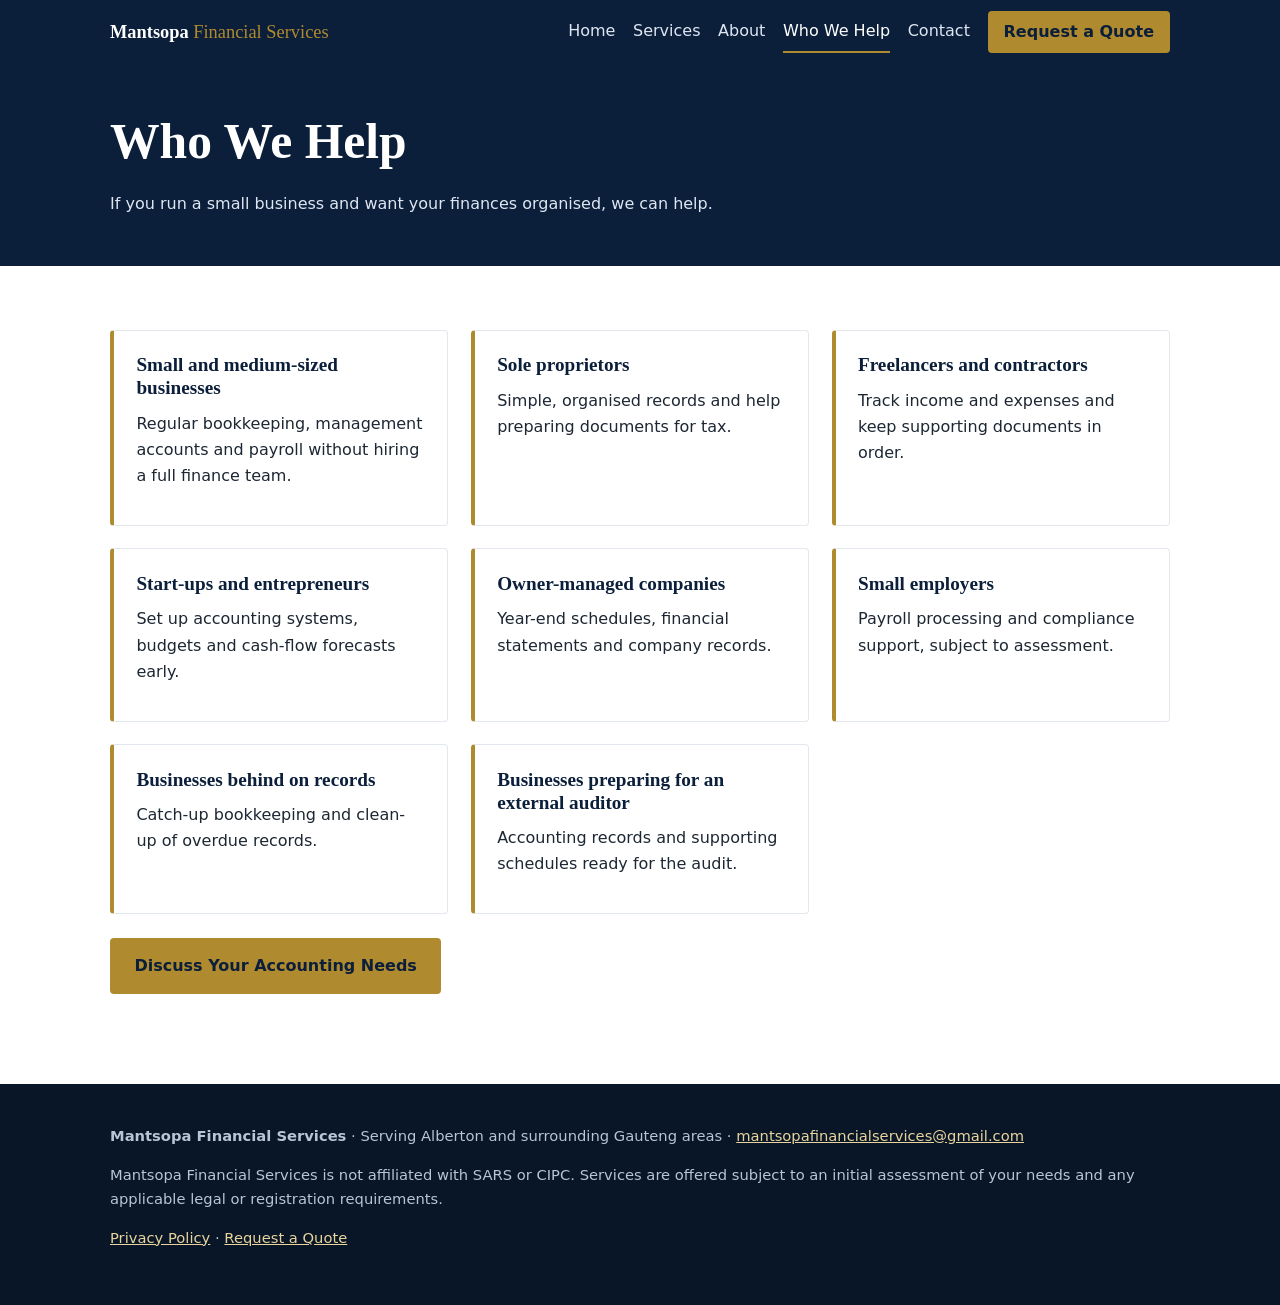
<file: who-we-help.html>
<!DOCTYPE html><html lang="en-ZA"><head><meta charset="utf-8"><meta name="viewport" content="width=device-width,initial-scale=1"><title>Who We Help | Mantsopa Financial Services</title><meta name="description" content="Accounting, bookkeeping and payroll support for small businesses, sole proprietors, freelancers, start-ups and owner-managed companies in Gauteng."><link rel="canonical" href="https://uthmaan-cloud.github.io/Mantsopa/who-we-help.html"><meta property="og:type" content="website"><meta property="og:title" content="Who We Help | Mantsopa Financial Services"><meta property="og:description" content="Accounting, bookkeeping and payroll support for small businesses, sole proprietors, freelancers, start-ups and owner-managed companies in Gauteng."><meta property="og:url" content="https://uthmaan-cloud.github.io/Mantsopa/who-we-help.html"><meta property="og:locale" content="en_ZA"><link rel="stylesheet" href="styles.css"></head><body><a class="skip" href="#main">Skip to content</a><header class="hd"><div class="w hdin"><a class="logo" href="index.html">Mantsopa <span>Financial Services</span></a><button class="mb" aria-expanded="false" aria-controls="nav">Menu</button><nav id="nav" aria-label="Main"><a href="index.html">Home</a><a href="services.html">Services</a><a href="about.html">About</a><a href="who-we-help.html" aria-current="page">Who We Help</a><a href="contact.html">Contact</a><a class="cta" href="request-a-quote.html">Request a Quote</a></nav></div></header><main id="main"><div class="pg"><div class="w"><h1>Who We Help</h1><p>If you run a small business and want your finances organised, we can help.</p></div></div><section class="sec"><div class="w"><div class="grid"><div class="card"><h3>Small and medium-sized businesses</h3><p>Regular bookkeeping, management accounts and payroll without hiring a full finance team.</p></div><div class="card"><h3>Sole proprietors</h3><p>Simple, organised records and help preparing documents for tax.</p></div><div class="card"><h3>Freelancers and contractors</h3><p>Track income and expenses and keep supporting documents in order.</p></div><div class="card"><h3>Start-ups and entrepreneurs</h3><p>Set up accounting systems, budgets and cash-flow forecasts early.</p></div><div class="card"><h3>Owner-managed companies</h3><p>Year-end schedules, financial statements and company records.</p></div><div class="card"><h3>Small employers</h3><p>Payroll processing and compliance support, subject to assessment.</p></div><div class="card"><h3>Businesses behind on records</h3><p>Catch-up bookkeeping and clean-up of overdue records.</p></div><div class="card"><h3>Businesses preparing for an external auditor</h3><p>Accounting records and supporting schedules ready for the audit.</p></div></div><p style="margin-top:1.5rem"><a class="btn" href="request-a-quote.html">Discuss Your Accounting Needs</a></p></div></section></main><footer><div class="w"><p><strong>Mantsopa Financial Services</strong> &middot; Serving <span data-area></span> &middot; <a data-email data-show href="#"></a></p><p>Mantsopa Financial Services is not affiliated with SARS or CIPC. Services are offered subject to an initial assessment of your needs and any applicable legal or registration requirements.</p><p><a href="privacy-policy.html">Privacy Policy</a> &middot; <a href="request-a-quote.html">Request a Quote</a></p></div></footer><script src="config.js"></script><script src="main.js"></script></body></html>
</file>
<file: styles.css>
*{box-sizing:border-box}:root{--n:#0b1f3a;--n2:#16315a;--g:#b08a2e;--gl:#f6efdc;--t:#1d2733;--m:#56606d;--l:#e3e7ee;--bg:#f7f8fb}
html{scroll-behavior:smooth}body{margin:0;font:1rem/1.65 system-ui,-apple-system,"Segoe UI",Roboto,sans-serif;color:var(--t);background:#fff}
h1,h2,h3{font-family:Georgia,"Times New Roman",serif;color:var(--n);line-height:1.2;margin:0 0 .6em}
h1{font-size:clamp(2rem,5vw,3.1rem)}h2{font-size:clamp(1.5rem,3vw,2.1rem)}h3{font-size:1.2rem}
p{margin:0 0 1em;max-width:68ch}a{color:var(--n2)}[hidden]{display:none!important}
.w{max-width:1100px;margin:0 auto;padding:0 1.25rem}.sec{padding:4rem 0}.alt{background:var(--bg)}
.skip{position:absolute;left:-999px}.skip:focus{left:1rem;top:1rem;background:#fff;padding:.5rem;z-index:99}
:focus-visible{outline:3px solid var(--g);outline-offset:2px}
.hd{background:var(--n);position:sticky;top:0;z-index:20}.hdin{display:flex;align-items:center;justify-content:space-between;min-height:64px;gap:1rem}
.logo{color:#fff;text-decoration:none;font:700 1.15rem Georgia,serif}.logo span{color:var(--g);font-weight:400}
nav{display:flex;gap:1.1rem;align-items:center}nav a{color:#dfe6f2;text-decoration:none;padding:.4rem 0;border-bottom:2px solid transparent}
nav a:hover,nav a[aria-current]{color:#fff;border-color:var(--g)}nav a.cta{background:var(--g);color:#0b1f3a;padding:.5rem 1rem;border-radius:4px;border:0;font-weight:600}
.mb{display:none;background:0;border:1px solid #6d7f9c;color:#fff;padding:.45rem .8rem;border-radius:4px;font:inherit}
.hero{background:var(--n);color:#dfe6f2;padding:4.5rem 0}.hero h1{color:#fff}.hero .w{display:grid;grid-template-columns:1.3fr 1fr;gap:3rem;align-items:center}
.ledger{background:#fff;border-radius:6px;padding:1.2rem 1.4rem;color:var(--t);box-shadow:0 0 0 1px var(--g)}
.ledger div{display:flex;justify-content:space-between;padding:.55rem 0;border-bottom:1px solid var(--l);font-variant-numeric:tabular-nums}.ledger div:last-child{border:0;font-weight:700;border-top:2px solid var(--n)}
.ledger small{display:block;color:var(--m);margin-top:.8rem}
.btn{display:inline-block;padding:.8rem 1.4rem;border-radius:4px;text-decoration:none;font-weight:600;border:2px solid var(--g);background:var(--g);color:var(--n);margin:0 .6rem .6rem 0;font-size:1rem;cursor:pointer}
.btn:hover{background:#c49a35}.btn.o{background:transparent;color:inherit;border-color:currentColor}.btn.o:hover{background:rgba(127,127,127,.15)}
.grid{display:grid;grid-template-columns:repeat(auto-fit,minmax(280px,1fr));gap:1.4rem}
.card{background:#fff;border:1px solid var(--l);border-left:4px solid var(--g);padding:1.4rem;border-radius:4px}.card p{margin:0 0 .8rem}
.card.pk{border-left-color:var(--n)}ul{padding-left:1.2rem}li{margin-bottom:.35rem}
.note{background:var(--gl);border-left:4px solid var(--g);padding:1rem 1.2rem;border-radius:4px}.note p{margin:0}
.band{background:var(--n);color:#dfe6f2;text-align:center;padding:3.5rem 0}.band h2{color:#fff}.band p{margin:0 auto 1.2rem}
details{border:1px solid var(--l);border-radius:4px;padding:.8rem 1rem;margin-bottom:.7rem;background:#fff}summary{cursor:pointer;font-weight:600;color:var(--n)}
.pg{background:var(--n);color:#dfe6f2;padding:3rem 0}.pg h1{color:#fff;margin:0 0 .4em}.pg p{margin:0}
form{display:grid;gap:1rem;max-width:680px}label{font-weight:600;display:block;margin-bottom:.25rem}
input,select,textarea{width:100%;padding:.7rem;border:1px solid #8a94a3;border-radius:4px;font:inherit}input[type=checkbox]{width:auto;margin-right:.5rem}
fieldset{border:1px solid var(--l);padding:1rem;border-radius:4px}.msg{padding:1rem;border-radius:4px}.ok{background:#e4f3e8}.err{background:#fbe6e6}.info{background:var(--gl)}
.hp{position:absolute;left:-999px}
footer{background:#081628;color:#b9c4d6;padding:2.5rem 0;font-size:.92rem}footer a{color:#e8d49c}footer p{max-width:none}
@media(max-width:800px){.mb{display:block}nav{display:none;position:absolute;left:0;right:0;top:64px;background:var(--n);flex-direction:column;align-items:flex-start;padding:1rem 1.25rem}nav.open{display:flex}.hero .w{grid-template-columns:1fr}}
@media(prefers-reduced-motion:reduce){html{scroll-behavior:auto}}
@media(prefers-reduced-motion:no-preference){.hero .w>div{animation:in .7s ease both}@keyframes in{from{opacity:0;transform:translateY(10px)}}}
</file>
